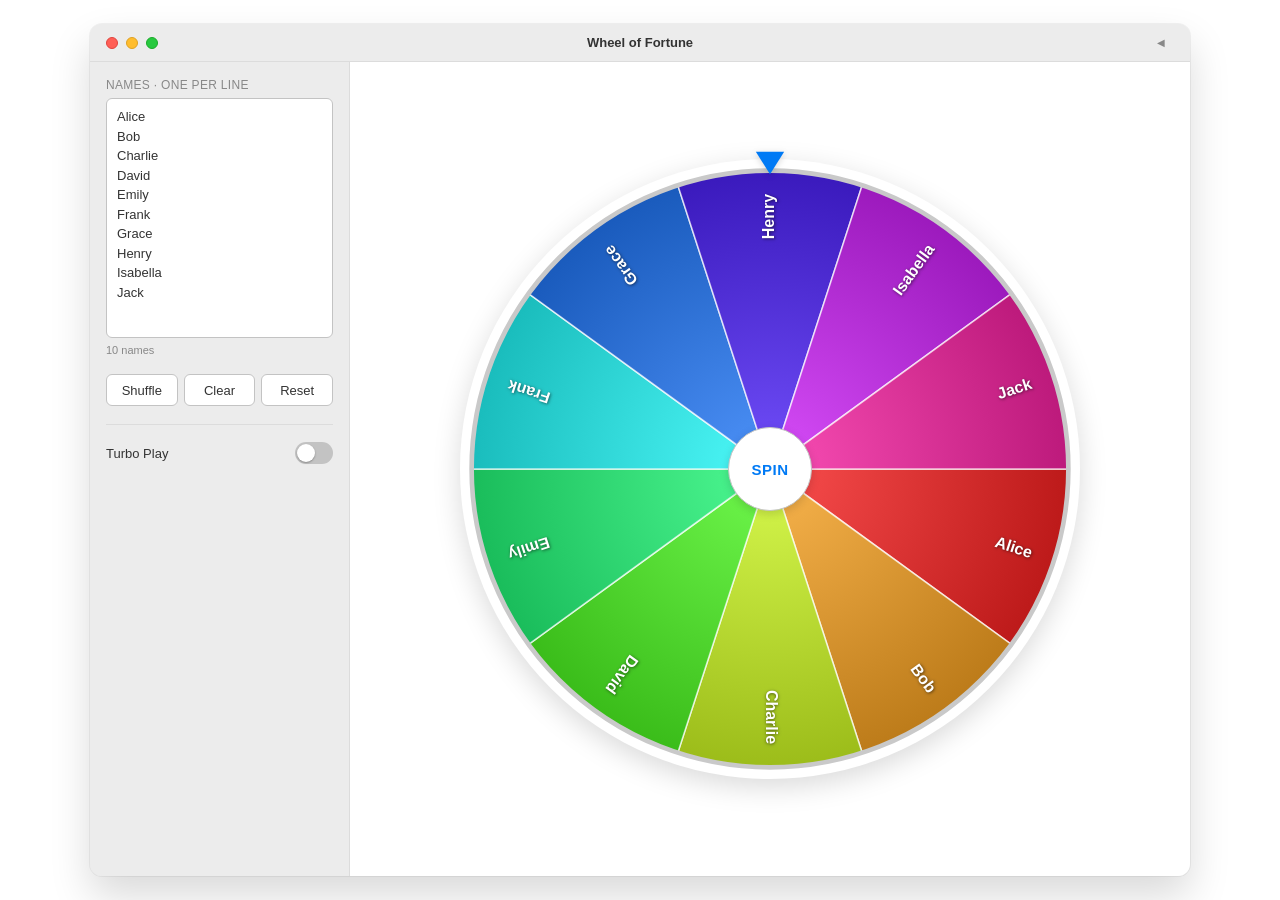
<file: index.html>
<!DOCTYPE html>
<html lang="en">
<head>
  <meta charset="UTF-8">
  <meta name="viewport" content="width=device-width, initial-scale=1.0, viewport-fit=cover">
  <title>Wheel of Fortune</title>
  <meta name="description" content="A random name picker wheel. Runs entirely in your browser.">
  <meta name="theme-color" content="#ffffff" media="(prefers-color-scheme: light)">
  <meta name="theme-color" content="#1e1e1e" media="(prefers-color-scheme: dark)">
  <link rel="stylesheet" href="styles.css">
</head>
<body>

  <div class="macos-window">

    <div class="title-bar">
      <div class="traffic-lights">
        <span class="dot dot-close"></span>
        <span class="dot dot-minimize"></span>
        <span class="dot dot-zoom"></span>
      </div>
      <span class="window-title">Wheel of Fortune</span>
      <div class="title-bar-actions">
        <button id="btn-sidebar-toggle" type="button" class="icon-btn"
                aria-expanded="true" aria-controls="sidebar-body" aria-label="Toggle names panel"></button>
      </div>
    </div>

    <div class="split">

      <!-- Names / settings sidebar -->
      <aside class="sidebar" id="sidebar-panel">
        <div class="sidebar-body" id="sidebar-body">

          <div class="form-group names-group">
            <label for="names-input">NAMES &#183; ONE PER LINE</label>
            <textarea id="names-input" autocomplete="off" autocapitalize="words" spellcheck="false"
                      placeholder="Enter names here...&#10;e.g.,&#10;Alice&#10;Bob&#10;Charlie"></textarea>
            <span class="hint" id="names-count" aria-live="polite"></span>
          </div>

          <div class="button-row">
            <button id="btn-shuffle" type="button" class="btn btn-secondary" title="Shuffle names">Shuffle</button>
            <button id="btn-clear" type="button" class="btn btn-secondary" title="Clear all names">Clear</button>
            <button id="btn-sample" type="button" class="btn btn-secondary" title="Load sample names">Reset</button>
          </div>

          <div class="settings-group">
            <div class="setting-row">
              <label for="turbo-toggle" class="setting-label">Turbo Play</label>
              <label class="switch">
                <input type="checkbox" id="turbo-toggle">
                <span class="switch-track"></span>
              </label>
            </div>
            <div id="turbo-stepper-container" class="setting-row stepper-row hidden">
              <label class="setting-label" id="stepper-label">Winners to pick</label>
              <div class="stepper">
                <button id="btn-stepper-minus" class="btn-stepper" type="button" aria-label="Fewer winners">&#8722;</button>
                <span id="stepper-value" class="stepper-value" role="status" aria-live="polite" aria-labelledby="stepper-label">3</span>
                <button id="btn-stepper-plus" class="btn-stepper" type="button" aria-label="More winners">+</button>
              </div>
            </div>
          </div>

        </div>
      </aside>

      <!-- Wheel stage -->
      <main class="stage">
        <div class="wheel-outer">
          <div class="pointer-arrow" aria-hidden="true">
            <svg viewBox="0 0 24 24" width="34" height="34">
              <polygon points="12,20 2,4 22,4" />
            </svg>
          </div>

          <div class="wheel-wrapper">
            <canvas id="wheel-canvas" role="img" aria-label="Prize wheel"></canvas>
            <button id="spin-button" type="button" class="spin-hub"><span>SPIN</span></button>
          </div>
        </div>
      </main>

    </div>
  </div>

  <!-- Winner dialog -->
  <div id="winner-modal" class="modal-overlay hidden">
    <div class="modal-content" role="dialog" aria-modal="true" aria-labelledby="modal-title">
      <div class="confetti-container" id="confetti-container" aria-hidden="true"></div>
      <p class="modal-eyebrow" id="modal-title">Winner</p>
      <div id="winner-name" class="modal-winner-name"></div>
      <div class="modal-actions">
        <button id="btn-keep-winner" type="button" class="btn btn-secondary">Keep Name &amp; Close</button>
        <button id="btn-remove-winner" type="button" class="btn btn-danger">Remove &amp; Spin Again</button>
      </div>
    </div>
  </div>

  <script src="script.js"></script>
</body>
</html>
</file>
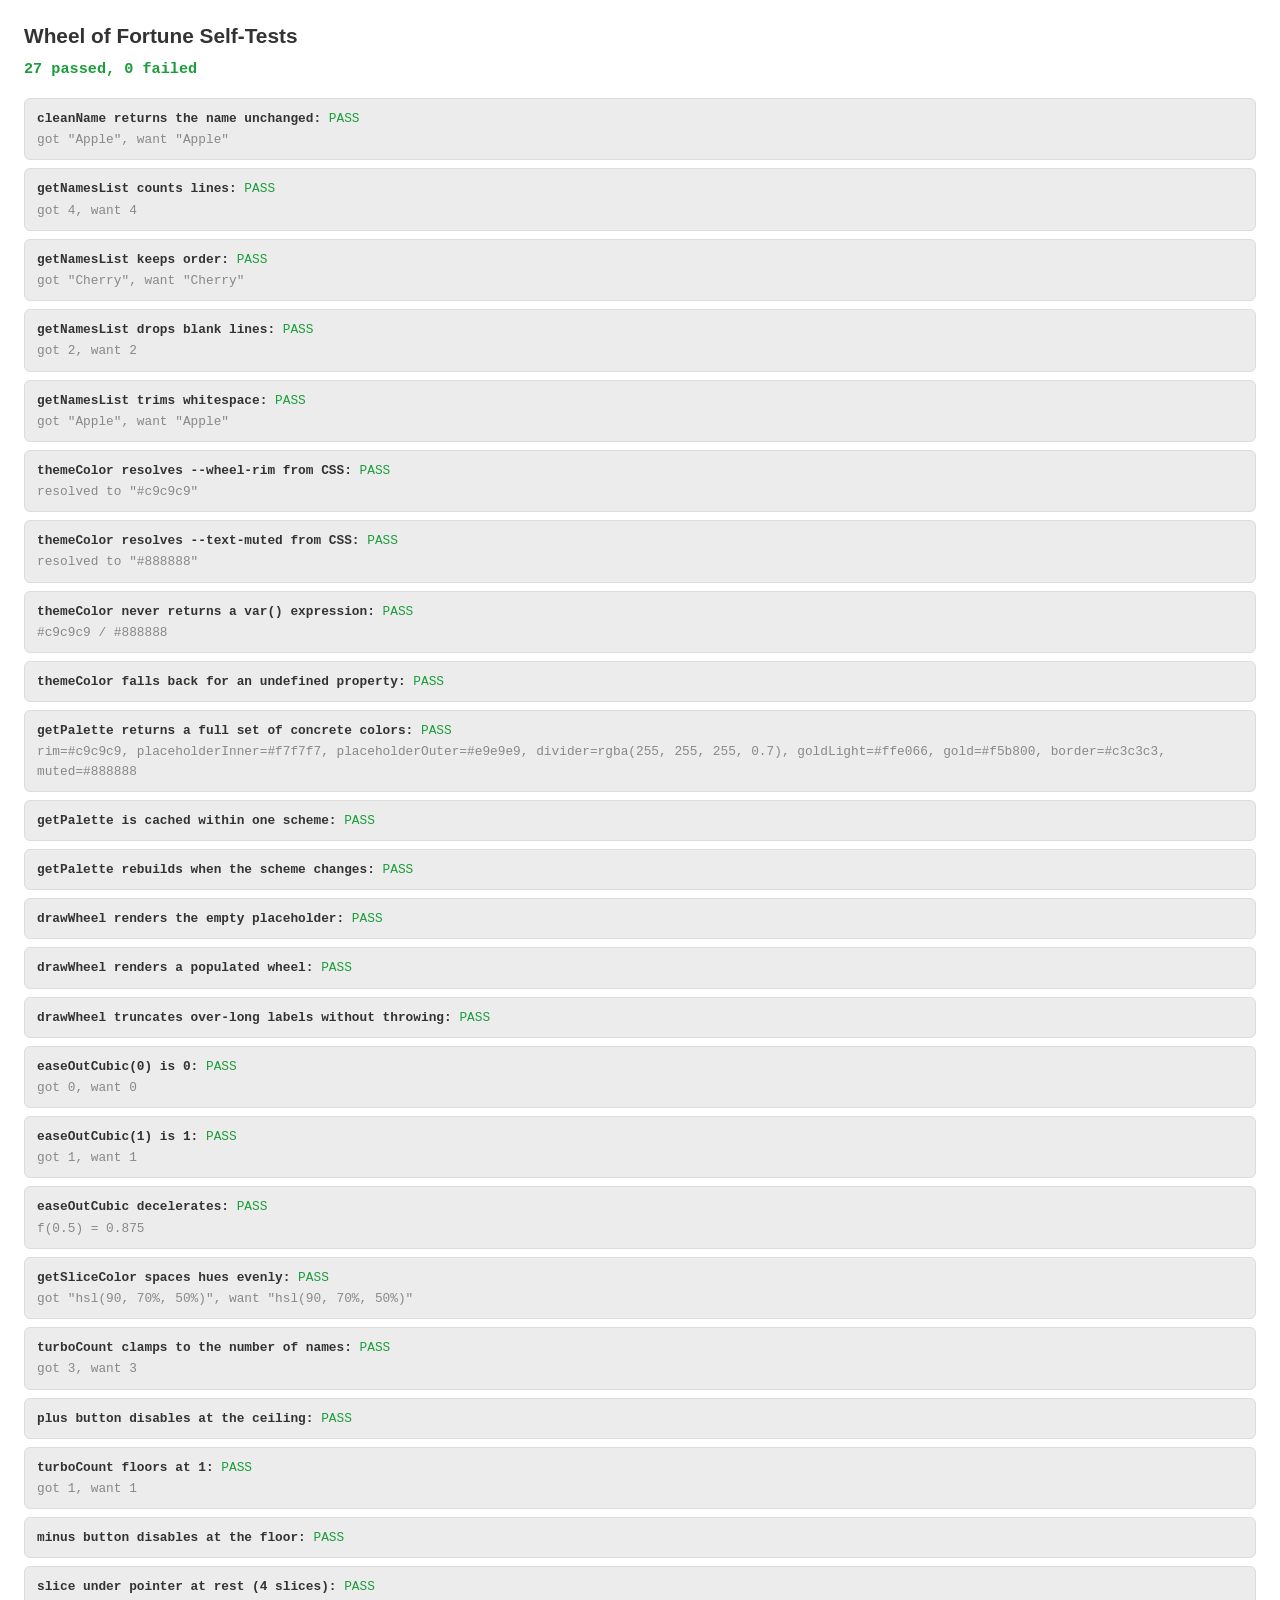
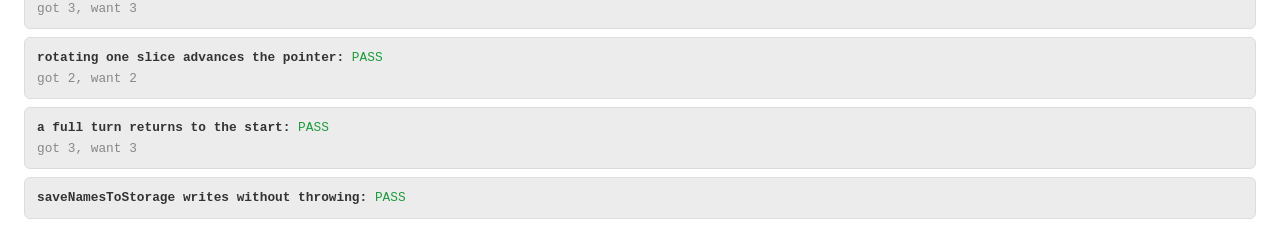
<file: test_wheel.html>
<!DOCTYPE html>
<html lang="en">
<head>
  <meta charset="UTF-8">
  <meta name="viewport" content="width=device-width, initial-scale=1.0">
  <title>Wheel of Fortune - Unit Tests</title>
  <!-- Loaded so the canvas theme bridge has real custom properties to read. -->
  <link rel="stylesheet" href="styles.css">
  <style>
    body {
      font-family: var(--font-mono);
      background-color: var(--content-bg);
      color: var(--text-main);
      padding: 24px;
      display: block;
      align-items: stretch;
      min-height: auto;
    }
    h1 { font-family: var(--font-stack); font-size: 1.3rem; margin-bottom: 4px; }
    .summary { margin: 12px 0 20px; font-size: 0.95rem; font-weight: 700; }
    .summary.ok { color: var(--success); }
    .summary.bad { color: var(--danger); }
    .pass { color: var(--success); }
    .fail { color: var(--danger); font-weight: bold; }
    .test-case {
      margin-bottom: 8px;
      padding: 10px 12px;
      background-color: var(--window-bg);
      border: 1px solid var(--border-color);
      border-radius: 6px;
      font-size: 0.8rem;
      line-height: 1.5;
      overflow-wrap: anywhere;
    }
    .detail { color: var(--text-muted); display: block; margin-top: 2px; }
  </style>
</head>
<body>
  <h1>Wheel of Fortune Self-Tests</h1>
  <div class="summary" id="summary">Running…</div>
  <div id="results"></div>

  <script>
    /* A stand-in DOM good enough for script.js to initialise against, so the
       suite fails loudly on a load-time error instead of quietly logging one. */
    const noop = () => {};

    function fakeClassList() {
      const set = new Set();
      return {
        add: c => set.add(c),
        remove: c => set.delete(c),
        contains: c => set.has(c),
        toggle: (c, force) => {
          const on = force === undefined ? !set.has(c) : Boolean(force);
          on ? set.add(c) : set.delete(c);
          return on;
        }
      };
    }

    function fakeEl(extra) {
      return Object.assign({
        value: '',
        checked: false,
        disabled: false,
        textContent: '',
        classList: fakeClassList(),
        style: {},
        addEventListener: noop,
        removeEventListener: noop,
        setAttribute: noop,
        getAttribute: () => null,
        focus: noop,
        replaceChildren: noop,
        appendChild: noop
      }, extra || {});
    }

    /* A canvas 2D context that records nothing but answers every call
       drawWheel() makes. */
    function fakeCtx() {
      const grad = { addColorStop: noop };
      return {
        clearRect: noop, beginPath: noop, arc: noop, moveTo: noop, closePath: noop,
        fill: noop, stroke: noop, save: noop, restore: noop, translate: noop,
        rotate: noop, fillText: noop,
        createRadialGradient: () => grad,
        measureText: t => ({ width: String(t).length * 8 }),
        set fillStyle(v) { this._fill = v; }, get fillStyle() { return this._fill; },
        set strokeStyle(v) { this._stroke = v; }, get strokeStyle() { return this._stroke; },
        lineWidth: 1, font: '', textAlign: '', textBaseline: '',
        shadowColor: '', shadowBlur: 0, shadowOffsetX: 0, shadowOffsetY: 0
      };
    }

    // A real element so ResizeObserver has something legal to observe.
    const canvasHost = document.createElement('div');
    canvasHost.style.cssText = 'width:400px;height:400px;position:absolute;left:-9999px;';
    document.body.appendChild(canvasHost);

    const sharedCtx = fakeCtx();
    const mockElements = {
      'names-input': fakeEl(),
      'names-count': fakeEl(),
      'btn-shuffle': fakeEl(),
      'btn-clear': fakeEl(),
      'btn-sample': fakeEl(),
      'spin-button': fakeEl(),
      'wheel-canvas': fakeEl({
        width: 800,
        height: 800,
        parentElement: canvasHost,
        getContext: () => sharedCtx,
        getBoundingClientRect: () => ({ width: 400, height: 400 })
      }),
      'winner-modal': fakeEl(),
      'winner-name': fakeEl(),
      'btn-remove-winner': fakeEl(),
      'btn-keep-winner': fakeEl(),
      'confetti-container': fakeEl(),
      'btn-sidebar-toggle': fakeEl(),
      'sidebar-panel': fakeEl(),
      'turbo-toggle': fakeEl(),
      'turbo-stepper-container': fakeEl(),
      'btn-stepper-minus': fakeEl(),
      'btn-stepper-plus': fakeEl(),
      'stepper-value': fakeEl()
    };

    const realGetElementById = document.getElementById.bind(document);
    document.getElementById = id => mockElements[id] || realGetElementById(id);

    // script.js reads localStorage on init; keep the real app's saved names
    // out of the tests and the tests out of the real app's storage.
    const memoryStore = {};
    Object.defineProperty(window, 'localStorage', {
      configurable: true,
      value: {
        getItem: k => (k in memoryStore ? memoryStore[k] : null),
        setItem: (k, v) => { memoryStore[k] = String(v); },
        removeItem: k => { delete memoryStore[k]; }
      }
    });

    const resultsContainer = realGetElementById('results');
    const summaryEl = realGetElementById('summary');
    let passed = 0, failed = 0;

    function logTest(name, ok, details) {
      if (ok) passed++; else failed++;
      const div = document.createElement('div');
      div.className = 'test-case';
      const label = document.createElement('strong');
      label.textContent = name + ': ';
      const verdict = document.createElement('span');
      verdict.className = ok ? 'pass' : 'fail';
      verdict.textContent = ok ? 'PASS' : 'FAIL';
      div.append(label, verdict);
      if (details) {
        const d = document.createElement('span');
        d.className = 'detail';
        d.textContent = details;
        div.appendChild(d);
      }
      resultsContainer.appendChild(div);
    }

    function expect(name, got, want) {
      logTest(name, Object.is(got, want), `got ${JSON.stringify(got)}, want ${JSON.stringify(want)}`);
    }
  </script>

  <!-- Load the script under test -->
  <script src="script.js"></script>

  <script>
    try {
      /* --- names parsing --- */
      expect('cleanName returns the name unchanged', cleanName('Apple'), 'Apple');

      namesInput.value = 'Apple\nBanana\nCherry\nDate';
      const list = getNamesList();
      expect('getNamesList counts lines', list.length, 4);
      expect('getNamesList keeps order', list[2], 'Cherry');

      namesInput.value = '  Apple  \n\n   \nBanana\n';
      const trimmed = getNamesList();
      expect('getNamesList drops blank lines', trimmed.length, 2);
      expect('getNamesList trims whitespace', trimmed[0], 'Apple');

      /* --- canvas theme bridge ---
         Regression guard: fillStyle/strokeStyle cannot take "var(--x)", so
         these must come back as concrete colors from the stylesheet. The
         palette is light/dark aware, so check the shape, not a fixed hex. */
      const isColor = v => /^(#|rgb|hsl)/.test(v);
      const rim = themeColor('--wheel-rim', 'FALLBACK');
      logTest('themeColor resolves --wheel-rim from CSS',
        rim !== 'FALLBACK' && isColor(rim), `resolved to "${rim}"`);
      const muted = themeColor('--text-muted', 'FALLBACK');
      logTest('themeColor resolves --text-muted from CSS',
        muted !== 'FALLBACK' && isColor(muted), `resolved to "${muted}"`);
      logTest('themeColor never returns a var() expression',
        !rim.includes('var(') && !muted.includes('var('), `${rim} / ${muted}`);
      logTest('themeColor falls back for an undefined property',
        themeColor('--not-a-real-token', 'FALLBACK') === 'FALLBACK');

      /* The palette is cached per scheme, never indefinitely — a cache that
         outlived a light/dark switch would leave the wheel in the old theme. */
      const pal = getPalette();
      logTest('getPalette returns a full set of concrete colors',
        Object.keys(pal).length === 8 && Object.values(pal).every(v => isColor(v)),
        Object.entries(pal).map(([k, v]) => `${k}=${v}`).join(', '));
      logTest('getPalette is cached within one scheme', getPalette() === pal);
      logTest('getPalette rebuilds when the scheme changes',
        (() => { paletteScheme = paletteScheme === 'dark' ? 'light' : 'dark';
                 return getPalette() !== pal; })());

      /* --- drawWheel survives both branches --- */
      let drewEmpty = true;
      namesInput.value = '';
      try { drawWheel(); } catch (e) { drewEmpty = false; logTest('drawWheel empty threw', false, e.message); }
      logTest('drawWheel renders the empty placeholder', drewEmpty);

      let drewFull = true;
      namesInput.value = defaultNames.join('\n');
      try { drawWheel(); } catch (e) { drewFull = false; logTest('drawWheel full threw', false, e.message); }
      logTest('drawWheel renders a populated wheel', drewFull);

      let drewLong = true;
      namesInput.value = 'A name far too long to fit inside one slice of the wheel\nB\nC';
      try { drawWheel(); } catch (e) { drewLong = false; }
      logTest('drawWheel truncates over-long labels without throwing', drewLong);

      /* --- easing --- */
      expect('easeOutCubic(0) is 0', easeOutCubic(0), 0);
      expect('easeOutCubic(1) is 1', easeOutCubic(1), 1);
      logTest('easeOutCubic decelerates', easeOutCubic(0.5) > 0.5, `f(0.5) = ${easeOutCubic(0.5)}`);

      /* --- slice colors --- */
      expect('getSliceColor spaces hues evenly', getSliceColor(1, 4), 'hsl(90, 70%, 50%)');

      /* --- turbo stepper clamping ---
         The picker must never offer more winners than there are names. */
      namesInput.value = 'A\nB\nC';
      turboCount = 99;
      updateStepperState();
      expect('turboCount clamps to the number of names', turboCount, 3);
      logTest('plus button disables at the ceiling', btnStepperPlus.disabled === true);

      namesInput.value = 'A\nB\nC\nD\nE';
      turboCount = 0;
      updateStepperState();
      expect('turboCount floors at 1', turboCount, 1);
      logTest('minus button disables at the floor', btnStepperMinus.disabled === true);

      /* --- pointer geometry ---
         The pointer sits at 12 o'clock, canvas angle 1.5π. With no rotation and
         4 slices, slice 3 spans 1.5π–2π, so it is the one under the pointer. */
      function sliceUnderPointer(rotation, total) {
        const arc = (2 * Math.PI) / total;
        let a = (1.5 * Math.PI - rotation) % (2 * Math.PI);
        if (a < 0) a += 2 * Math.PI;
        return Math.floor(a / arc);
      }
      expect('slice under pointer at rest (4 slices)', sliceUnderPointer(0, 4), 3);
      expect('rotating one slice advances the pointer', sliceUnderPointer(Math.PI / 2, 4), 2);
      expect('a full turn returns to the start', sliceUnderPointer(2 * Math.PI, 4), 3);

      /* --- storage is sandboxed --- */
      saveNamesToStorage();
      logTest('saveNamesToStorage writes without throwing', true);

    } catch (e) {
      const errorDiv = document.createElement('div');
      errorDiv.className = 'test-case fail';
      errorDiv.textContent = `Runtime Error: ${e.message}\n${e.stack}`;
      resultsContainer.appendChild(errorDiv);
      failed++;
    }

    summaryEl.textContent = `${passed} passed, ${failed} failed`;
    summaryEl.className = 'summary ' + (failed ? 'bad' : 'ok');
  </script>
</body>
</html>
</file>
<file: styles.css>
/* ============================================================
   Shared macOS app shell.

   This block is identical across the Micro Apps set (QR Generator,
   Event Formatter, Wheel of Fortune). Change it in one app and copy
   it to the others rather than editing a single app in isolation.
   ============================================================ */
:root {
  --font-stack: -apple-system, BlinkMacSystemFont, "Segoe UI", Roboto, Helvetica, Arial, sans-serif;
  --font-mono: ui-monospace, SFMono-Regular, Menlo, Monaco, Consolas, "Liberation Mono", monospace;

  /* Light Mode Palette */
  --window-bg: #ececec;
  --content-bg: #ffffff;
  --input-bg: #ffffff;
  --input-border: #c3c3c3;
  --text-main: #333333;
  --text-muted: #888888;
  --accent-blue: #007af5;
  --accent-hover: #0062c4;
  --accent-text: #ffffff;
  --control-bg: #ffffff;
  --control-hover: #f2f2f2;
  --success: #1a9d3a;
  --danger: #d70015;
  --border-color: #dcdcdc;
  --shadow-color: rgba(0, 0, 0, 0.15);
  --placeholder-color: #bbbbbb;
}

@media (prefers-color-scheme: dark) {
  :root {
    /* Dark Mode Palette */
    --window-bg: #2d2d2d;
    --content-bg: #1e1e1e;
    --input-bg: #2d2d2d;
    --input-border: #4a4a4a;
    --text-main: #dfdfdf;
    --text-muted: #8e8e8e;
    --accent-blue: #0a84ff;
    --accent-hover: #0066d6;
    --accent-text: #ffffff;
    --control-bg: #3a3a3a;
    --control-hover: #454545;
    --success: #30d158;
    --danger: #ff453a;
    --border-color: #383838;
    --shadow-color: rgba(0, 0, 0, 0.4);
    --placeholder-color: #555555;
  }
}

* {
  box-sizing: border-box;
  margin: 0;
  padding: 0;
}

html { -webkit-text-size-adjust: 100%; }

body {
  background-color: var(--content-bg);
  color: var(--text-main);
  font-family: var(--font-stack);
  min-height: 100dvh;
  display: flex;
  align-items: center;
  justify-content: center;
  padding: 1.5rem;
  padding-top: max(1.5rem, env(safe-area-inset-top, 0px));
  padding-bottom: max(1.5rem, env(safe-area-inset-bottom, 0px));
  -webkit-font-smoothing: antialiased;
}

/* macOS Window Simulator */
.macos-window {
  background-color: var(--window-bg);
  border-radius: 12px;
  width: 100%;
  box-shadow: 0 20px 40px var(--shadow-color), 0 0 0 1px rgba(0,0,0,0.05);
  overflow: hidden;
  display: flex;
  flex-direction: column;
}

/* macOS Title Bar */
.title-bar {
  height: 38px;
  display: flex;
  align-items: center;
  padding: 0 16px;
  position: relative;
  border-bottom: 1px solid var(--border-color);
  user-select: none;
  flex: none;
}

.traffic-lights {
  display: flex;
  gap: 8px;
}

.dot {
  width: 12px;
  height: 12px;
  border-radius: 50%;
  display: inline-block;
}

.dot-close { background-color: #ff5f56; border: 0.5px solid #e0443e; }
.dot-minimize { background-color: #ffbd2e; border: 0.5px solid #dfa123; }
.dot-zoom { background-color: #27c93f; border: 0.5px solid #1aab29; }

.window-title {
  position: absolute;
  left: 50%;
  transform: translateX(-50%);
  font-size: 13px;
  font-weight: 600;
  color: var(--text-main);
  white-space: nowrap;
}

/* Window Content Pane */
.content-pane {
  background-color: var(--content-bg);
  padding: 20px;
  display: flex;
  flex-direction: column;
  gap: 16px;
  min-height: 0;
}

.form-group {
  display: flex;
  flex-direction: column;
  gap: 6px;
  min-height: 0;
}

label {
  font-size: 12px;
  font-weight: 500;
  color: var(--text-muted);
  letter-spacing: 0.3px;
}

textarea {
  width: 100%;
  background-color: var(--input-bg);
  border: 1px solid var(--input-border);
  border-radius: 6px;
  padding: 8px 10px;
  color: var(--text-main);
  font-family: inherit;
  font-size: 13px;
  line-height: 1.45;
  transition: box-shadow 0.15s ease, border-color 0.15s ease;
  outline: none;
  -webkit-appearance: none;
  appearance: none;
}

textarea:focus {
  border-color: var(--accent-blue);
  box-shadow: 0 0 0 3px rgba(10, 132, 255, 0.35);
}

textarea::placeholder { color: var(--placeholder-color); }

textarea:disabled { opacity: 0.55; }

.hint {
  font-size: 11px;
  color: var(--text-muted);
}

/* macOS Push Button */
.btn {
  height: 32px;
  padding: 0 14px;
  background-color: var(--accent-blue);
  color: var(--accent-text);
  border: none;
  border-radius: 6px;
  font-family: inherit;
  font-size: 13px;
  font-weight: 500;
  cursor: pointer;
  display: inline-flex;
  align-items: center;
  justify-content: center;
  gap: 6px;
  white-space: nowrap;
  transition: background-color 0.15s ease;
  touch-action: manipulation;
  flex: none;
}

.btn-block { width: 100%; }

.btn:hover:not(:disabled) { background-color: var(--accent-hover); }
.btn:active:not(:disabled) { opacity: 0.85; }

.btn:focus-visible {
  outline: 2px solid var(--accent-hover);
  outline-offset: 2px;
}

.btn:disabled {
  opacity: 0.5;
  cursor: not-allowed;
}

/* Secondary / bezeled button */
.btn-secondary {
  background-color: var(--control-bg);
  color: var(--text-main);
  border: 1px solid var(--input-border);
}

.btn-secondary:hover:not(:disabled) { background-color: var(--control-hover); }

.btn-danger { background-color: var(--danger); color: #ffffff; }
.btn-danger:hover:not(:disabled) { background-color: var(--danger); opacity: 0.88; }

/* Inline status line — used instead of alert() so errors never block. */
.status {
  font-size: 12px;
  line-height: 1.4;
  text-align: center;
  min-height: 1.4em;
  color: var(--text-muted);
}

.status.error { color: var(--danger); font-weight: 500; }

/* ---- Phone ---- */
@media (max-width: 520px) {
  body {
    padding: 0;
    align-items: stretch;
  }

  .macos-window {
    max-width: none;
    min-height: 100dvh;
    border-radius: 0;
    box-shadow: none;
  }

  .title-bar {
    height: calc(46px + env(safe-area-inset-top, 0px));
    padding-top: env(safe-area-inset-top, 0px);
  }

  /* Set-dressing on desktop; only a mis-tap target on a phone. */
  .traffic-lights { display: none; }

  .window-title {
    position: static;
    transform: none;
    font-size: 17px;
  }

  .content-pane {
    flex: 1;
    padding: 20px 16px calc(20px + env(safe-area-inset-bottom, 0px));
    gap: 18px;
  }

  textarea {
    /* 16px stops iOS Safari zooming the page on focus. */
    font-size: 16px;
    padding: 12px;
    border-radius: 10px;
  }

  .btn {
    height: 46px;
    font-size: 16px;
    border-radius: 10px;
  }

  .hint, .status { font-size: 13px; }
}

@media (prefers-reduced-motion: reduce) {
  *, *::before, *::after {
    animation-duration: 0.01ms !important;
    animation-iteration-count: 1 !important;
    transition-duration: 0.01ms !important;
  }
}
/* ==================== end shared shell ==================== */

/* ==================== Wheel of Fortune ==================== */

/* Canvas cannot resolve var() in fillStyle/strokeStyle, so script.js reads
   these through getComputedStyle. Keep them as literal colors. */
:root {
  --wheel-rim: #c9c9c9;
  --wheel-placeholder-inner: #f7f7f7;
  --wheel-placeholder-outer: #e9e9e9;
  --wheel-slice-divider: rgba(255, 255, 255, 0.7);
  --wheel-gold-light: #ffe066;
  --wheel-gold: #f5b800;
}

@media (prefers-color-scheme: dark) {
  :root {
    --wheel-rim: #4a4a4a;
    --wheel-placeholder-inner: #262626;
    --wheel-placeholder-outer: #191919;
    --wheel-slice-divider: rgba(0, 0, 0, 0.4);
    --wheel-gold-light: #ffe066;
    --wheel-gold: #ffd60a;
  }
}

.macos-window {
  max-width: 1100px;
  height: calc(100dvh - 3rem);
}

/* Sidebar toggle lives in the toolbar, the way macOS apps do it. */
.title-bar-actions {
  margin-left: auto;
  display: flex;
  align-items: center;
  gap: 6px;
  z-index: 1;
}

.icon-btn {
  width: 26px;
  height: 22px;
  background: none;
  border: none;
  border-radius: 5px;
  color: var(--text-muted);
  font-size: 10px;
  line-height: 1;
  cursor: pointer;
  display: inline-flex;
  align-items: center;
  justify-content: center;
  touch-action: manipulation;
}

.icon-btn:hover { background-color: var(--control-hover); color: var(--text-main); }
.icon-btn:focus-visible { outline: 2px solid var(--accent-blue); outline-offset: 1px; }

/* Glyph is CSS-driven so it can mean "slide out" on desktop and
   "fold up" on a phone. */
.icon-btn::before { content: "\25C0"; }
.icon-btn[aria-expanded="false"]::before { content: "\25B6"; }

.split {
  flex: 1;
  min-height: 0;
  display: flex;
  overflow: hidden;
}

.sidebar {
  width: 260px;
  flex: none;
  background-color: var(--window-bg);
  border-right: 1px solid var(--border-color);
  overflow-y: auto;
  transition: margin-left 0.25s ease;
}

.sidebar.collapsed {
  margin-left: -260px;
  border-right-color: transparent;
}

.sidebar-body {
  padding: 16px;
  display: flex;
  flex-direction: column;
  gap: 18px;
}

.names-group { flex: none; }

#names-input {
  height: 240px;
  resize: none;
  line-height: 1.5;
}

.button-row {
  display: flex;
  gap: 6px;
}

.button-row .btn {
  flex: 1;
  min-width: 0;
  padding: 0 6px;
}

.settings-group {
  border-top: 1px solid var(--border-color);
  padding-top: 14px;
  display: flex;
  flex-direction: column;
  gap: 10px;
}

.setting-row {
  display: flex;
  align-items: center;
  justify-content: space-between;
  gap: 10px;
  min-height: 28px;
}

.setting-label {
  font-size: 13px;
  font-weight: 500;
  color: var(--text-main);
  letter-spacing: 0;
  text-transform: none;
}

.stepper-row.hidden { display: none; }

/* Switch */
.switch {
  position: relative;
  display: inline-block;
  width: 38px;
  height: 22px;
  flex: none;
}

.switch input { opacity: 0; width: 0; height: 0; }

.switch-track {
  position: absolute;
  inset: 0;
  background-color: var(--input-border);
  border-radius: 22px;
  cursor: pointer;
  transition: background-color 0.2s ease;
}

.switch-track::before {
  content: "";
  position: absolute;
  width: 18px;
  height: 18px;
  left: 2px;
  top: 2px;
  background-color: #ffffff;
  border-radius: 50%;
  box-shadow: 0 1px 2px rgba(0, 0, 0, 0.3);
  transition: transform 0.2s ease;
}

.switch input:checked + .switch-track { background-color: var(--accent-blue); }
.switch input:checked + .switch-track::before { transform: translateX(16px); }
.switch input:focus-visible + .switch-track { outline: 2px solid var(--accent-blue); outline-offset: 2px; }

/* Stepper */
.stepper {
  display: flex;
  align-items: center;
  background-color: var(--control-bg);
  border: 1px solid var(--input-border);
  border-radius: 6px;
  overflow: hidden;
  height: 26px;
  flex: none;
}

.btn-stepper {
  background: none;
  border: none;
  color: var(--accent-blue);
  font-size: 14px;
  width: 28px;
  height: 100%;
  cursor: pointer;
  display: flex;
  align-items: center;
  justify-content: center;
  touch-action: manipulation;
}

.btn-stepper:hover:not(:disabled) { background-color: var(--control-hover); }
.btn-stepper:disabled { color: var(--text-muted); opacity: 0.45; cursor: not-allowed; }

.stepper-value {
  font-size: 13px;
  font-weight: 600;
  min-width: 26px;
  text-align: center;
  color: var(--text-main);
  user-select: none;
  border-left: 1px solid var(--input-border);
  border-right: 1px solid var(--input-border);
  line-height: 24px;
}

/* Stage */
.stage {
  flex: 1;
  min-width: 0;
  background-color: var(--content-bg);
  display: flex;
  align-items: center;
  justify-content: center;
  padding: 20px;
  overflow: hidden;
}

.wheel-outer {
  position: relative;
  max-width: 100%;
}

.pointer-arrow {
  position: absolute;
  top: -13px;
  left: 50%;
  transform: translateX(-50%);
  z-index: 5;
  line-height: 0;
  color: var(--accent-blue);
  filter: drop-shadow(0 2px 3px var(--shadow-color));
}

.pointer-arrow svg { fill: currentColor; }

.wheel-wrapper {
  position: relative;
  width: min(72dvh, 72vw, 620px);
  aspect-ratio: 1 / 1;
  border-radius: 50%;
  box-shadow: 0 8px 28px var(--shadow-color);
}

#wheel-canvas {
  width: 100%;
  height: 100%;
  border-radius: 50%;
  display: block;
  touch-action: manipulation;
}

/* Hub */
.spin-hub {
  position: absolute;
  top: 50%;
  left: 50%;
  transform: translate(-50%, -50%);
  width: 84px;
  height: 84px;
  border-radius: 50%;
  background-color: var(--content-bg);
  border: 1px solid var(--input-border);
  color: var(--accent-blue);
  font-family: inherit;
  font-weight: 600;
  font-size: 15px;
  letter-spacing: 0.5px;
  cursor: pointer;
  box-shadow: 0 3px 10px var(--shadow-color);
  display: flex;
  align-items: center;
  justify-content: center;
  z-index: 4;
  transition: background-color 0.15s ease, color 0.15s ease, transform 0.1s ease;
  user-select: none;
  touch-action: manipulation;
}

.spin-hub:hover:not(:disabled) {
  background-color: var(--accent-blue);
  color: var(--accent-text);
}

.spin-hub:active:not(:disabled) { transform: translate(-50%, -50%) scale(0.95); }
.spin-hub:focus-visible { outline: 2px solid var(--accent-blue); outline-offset: 3px; }
.spin-hub:disabled { color: var(--text-muted); cursor: default; }

/* Winner dialog */
.modal-overlay {
  position: fixed;
  inset: 0;
  background-color: rgba(0, 0, 0, 0.35);
  backdrop-filter: blur(6px);
  -webkit-backdrop-filter: blur(6px);
  display: flex;
  align-items: center;
  justify-content: center;
  padding: 20px;
  z-index: 100;
  opacity: 1;
  visibility: visible;
  transition: opacity 0.2s ease, visibility 0.2s;
  overflow-y: auto;
}

.modal-overlay.hidden {
  opacity: 0;
  visibility: hidden;
  pointer-events: none;
}

.modal-content {
  width: min(400px, 100%);
  margin: auto;
  background-color: var(--window-bg);
  border: 1px solid var(--border-color);
  border-radius: 12px;
  box-shadow: 0 20px 50px var(--shadow-color);
  padding: 24px;
  text-align: center;
  position: relative;
  transform: scale(1);
  transition: transform 0.2s ease;
}

.modal-overlay.hidden .modal-content { transform: scale(0.94); }

.modal-eyebrow {
  font-size: 12px;
  font-weight: 600;
  letter-spacing: 1.2px;
  text-transform: uppercase;
  color: var(--text-muted);
  margin-bottom: 10px;
}

.modal-winner-name {
  font-size: clamp(1.6rem, 7vw, 2.1rem);
  font-weight: 700;
  line-height: 1.25;
  color: var(--text-main);
  overflow-wrap: anywhere;
  margin-bottom: 22px;
}

.winner-list {
  text-align: left;
  margin: 4px auto 0;
  padding-left: 24px;
  display: inline-block;
  font-size: 1.05rem;
  font-weight: 500;
  line-height: 1.7;
  max-height: 40dvh;
  overflow-y: auto;
}

.modal-actions {
  display: flex;
  gap: 8px;
}

.modal-actions .btn { flex: 1; height: 36px; }

.confetti-container {
  display: block;
  position: fixed;
  inset: 0;
  pointer-events: none;
  z-index: 101;
  overflow: hidden;
}

/* ---- Stacked layout ----
   The sidebar and a usable wheel stop fitting side by side well before the
   shared 520px phone breakpoint, so the split stacks earlier. */
@media (max-width: 820px) {
  .macos-window { height: auto; min-height: calc(100dvh - 3rem); }

  .split { flex-direction: column; overflow: visible; }

  .sidebar {
    width: 100%;
    border-right: none;
    border-bottom: 1px solid var(--border-color);
    overflow: visible;
    transition: none;
  }

  /* Stacked, the panel folds up instead of sliding sideways. */
  .sidebar.collapsed {
    margin-left: 0;
    border-bottom-color: var(--border-color);
  }

  .sidebar.collapsed .sidebar-body { display: none; }

  .icon-btn::before { content: "\25B2"; }
  .icon-btn[aria-expanded="false"]::before { content: "\25BC"; }

  /* Kept short on purpose: the panel and the wheel share one screen,
     and the wheel is what people came for. */
  #names-input { height: clamp(112px, 17dvh, 190px); }

  .stage { padding: 20px 16px 24px; }

  .wheel-wrapper { width: min(84vw, 56dvh); }
}

@media (max-width: 520px) {
  .macos-window { min-height: 100dvh; }

  .icon-btn { width: 40px; height: 34px; font-size: 12px; }

  .sidebar-body { padding: 16px; gap: 16px; }

  #names-input { font-size: 16px; }

  .button-row .btn { font-size: 14px; }

  .setting-label { font-size: 15px; }

  .switch { width: 46px; height: 28px; }
  .switch-track::before { width: 24px; height: 24px; }
  .switch input:checked + .switch-track::before { transform: translateX(18px); }

  .stepper { height: 34px; }
  .btn-stepper { width: 40px; font-size: 17px; }
  .stepper-value { line-height: 32px; font-size: 15px; min-width: 32px; }

  .spin-hub { width: 76px; height: 76px; font-size: 14px; }

  /* Plain column, not column-reverse: it keeps Remove in the same
     "far / primary" slot it occupies on desktop. */
  .modal-actions { flex-direction: column; }
  .modal-actions .btn { height: 44px; }
}
</file>
